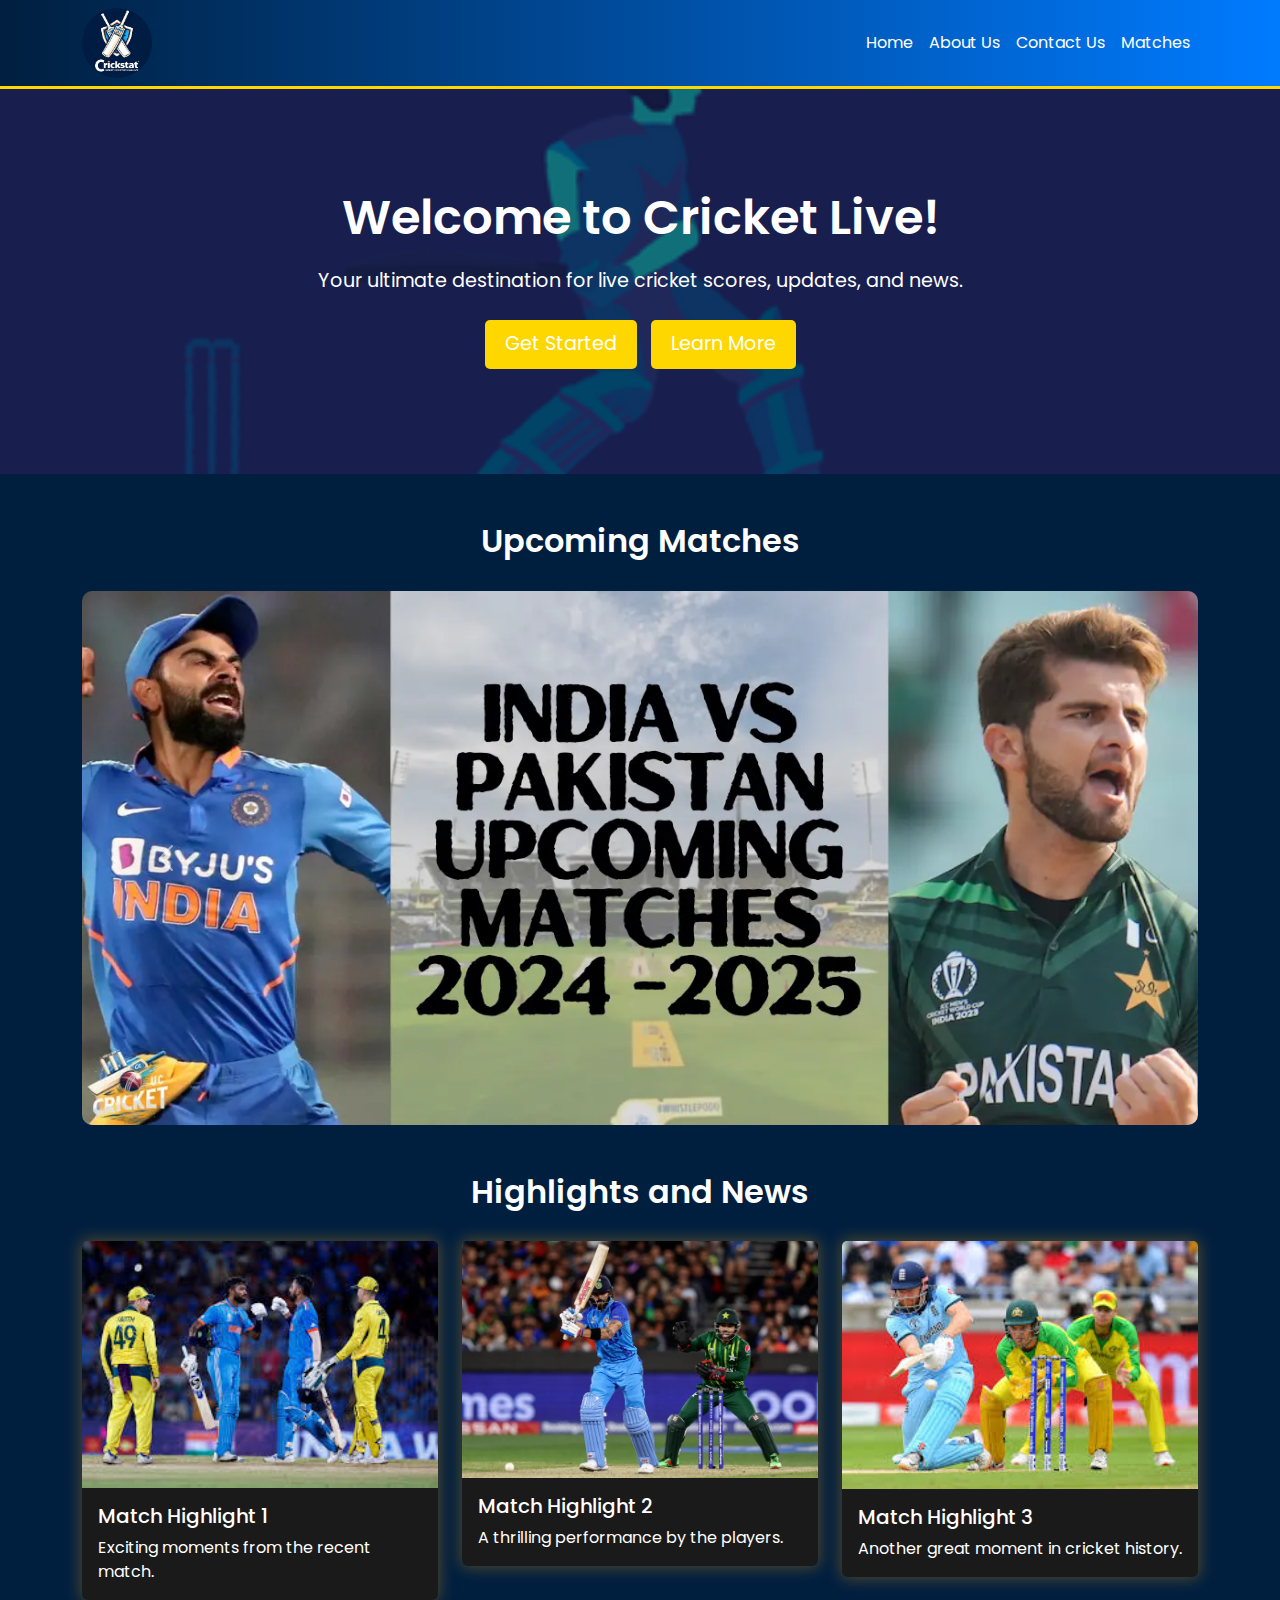
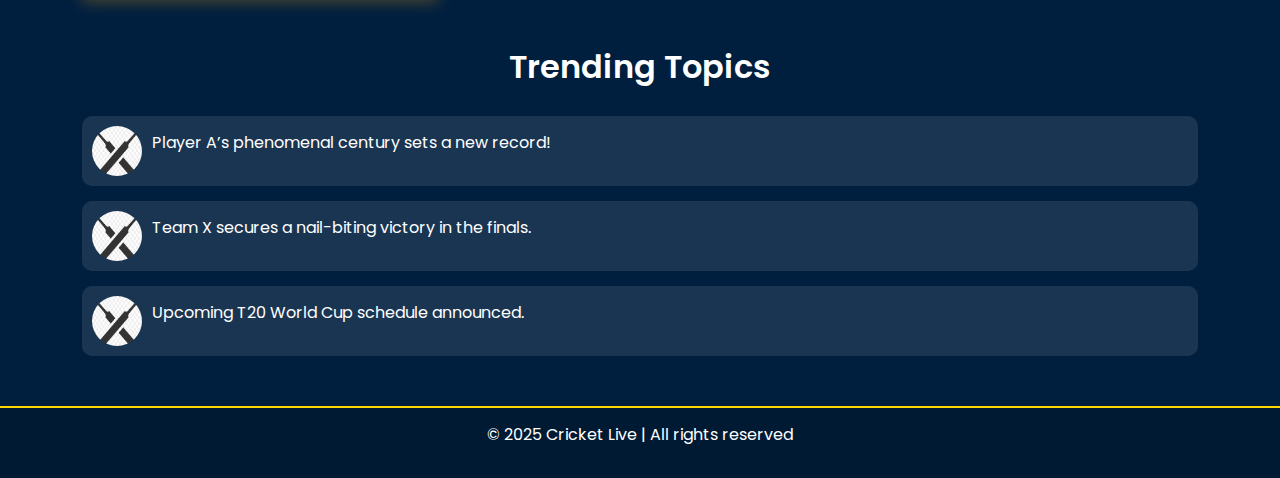
<file: index.html>
<!DOCTYPE html>
<html lang="en">
<head>
    <meta charset="UTF-8">
    <meta name="viewport" content="width=device-width, initial-scale=1.0">
    <title>Cricket Live Scores</title>
    <link href="https://cdn.jsdelivr.net/npm/bootstrap@5.3.0-alpha1/dist/css/bootstrap.min.css" rel="stylesheet">
    <link href="https://fonts.googleapis.com/css2?family=Poppins:wght@400;600&display=swap" rel="stylesheet">
    <style>
        body {
            background-color: #001f3f;
            color: white;
            font-family: 'Poppins', sans-serif;
        }

        .navbar {
            background: linear-gradient(90deg, #001f3f, #007bff);
            border-bottom: 3px solid gold;
        }

        .navbar-brand {
            color: orange;
            font-size: 1.8rem;
            font-weight: bold;
        }

        .hero-banner {
            background: url('images/Cricket.gif') center/cover no-repeat;
            color: white;
            text-align: center;
            padding: 100px 20px;
            position: relative;
        }

        .hero-banner::before {
            content: '';
            position: absolute;
            top: 0;
            left: 0;
            width: 100%;
            height: 100%;
            background: rgba(0, 0, 0, 0.5);
        }

        .hero-banner h1 {
            position: relative;
            font-size: 3rem;
            font-weight: 600;
        }

        .hero-banner p {
            position: relative;
            font-size: 1.2rem;
            margin: 20px 0;
        }

        .btn-cta {
            position: relative;
            padding: 10px 20px;
            margin: 5px;
            font-size: 1.2rem;
            border: none;
            color: white;
            background: gold;
            border-radius: 5px;
            transition: all 0.3s ease;
        }

        .btn-cta:hover {
            background: orange;
        }

        .section-title {
            margin: 30px 0;
            text-align: center;
            font-size: 2rem;
            font-weight: 600;
        }

        .card {
            background: #1a1a1a;
            color: white;
            border: none;
            box-shadow: 0px 0px 15px 2px rgba(255, 165, 0, 0.3);
        }

        .carousel-inner img {
            border-radius: 10px;
        }

        .trending-item {
            display: flex;
            align-items: center;
            margin-bottom: 15px;
            padding: 10px;
            background: rgba(255, 255, 255, 0.1);
            border-radius: 10px;
        }

        .trending-item img {
            width: 50px;
            height: 50px;
            margin-right: 10px;
            border-radius: 50%;
        }

        footer {
            margin-top: 50px;
            text-align: center;
            padding: 15px;
            background-color: #001a33;
            border-top: 2px solid gold;
        }

        .custom-carousel-item img {
    height: 100px;
    object-fit: cover;
}
    </style>
</head>
<body>
    <nav class="navbar navbar-expand-lg">
        <div class="container">
            <!-- <a class="navbar-brand" href="#">Cricket Live</a> -->
             <img src="images/WhatsApp Image 2025-01-12 at 10.14.19 AM.jpeg" alt="."style="width: 70px; height: 70px; border-radius: 50%; ">
            <ul class="navbar-nav ms-auto">
                <li class="nav-item">
                    <a class="nav-link text-white" href="index.html">Home</a>
                </li>
                <li class="nav-item">
                    <a class="nav-link text-white" href="about.html">About Us</a>
                </li>
                <li class="nav-item">
                    <a class="nav-link text-white" href="contact_us.html">Contact Us</a>
                </li>
                <li class="nav-item">
                    <a class="nav-link text-white" href="matches.html">Matches</a>
                </li>
            </ul>
        </div>
    </nav>

    <!-- Hero Banner -->
    <div class="hero-banner">
        <div class="container">
            <h1>Welcome to Cricket Live!</h1>
            <p>Your ultimate destination for live cricket scores, updates, and news.</p>
            <button class="btn-cta">Get Started</button>
            <button class="btn-cta">Learn More</button>
        </div>
    </div>

    <!-- Upcoming Matches -->
    <div class="container mt-5">
        <h2 class="section-title">Upcoming Matches</h2>
        <div id="upcomingMatchesCarousel" class="carousel slide" data-bs-ride="carousel">
            <div class="carousel-inner">
                <div class="carousel-item active">
                    <img src="images/India-vs-Pakistan-Upcoming-matches.jpeg" class="d-block w-100" alt="Match 1">
                </div>
                <div class="carousel-item">
                    <img src="images/photo.jpeg" class="d-block w-100 h-25" alt="Match 2">
                </div>
                <div class="carousel-item">
                    <img src="images/hq720.jpeg" class="d-block w-100" alt="Match 3">
                </div>
            </div>
            <button class="carousel-control-prev" type="button" data-bs-target="#upcomingMatchesCarousel" data-bs-slide="prev">
                <span class="carousel-control-prev-icon" aria-hidden="true"></span>
            </button>
            <button class="carousel-control-next" type="button" data-bs-target="#upcomingMatchesCarousel" data-bs-slide="next">
                <span class="carousel-control-next-icon" aria-hidden="true"></span>
            </button>
        </div>
    </div>

    <!-- Highlights and News -->
    <div class="container mt-5">
        <h2 class="section-title">Highlights and News</h2>
        <div class="row g-4">
            <div class="col-md-4">
                <div class="card">
                    <img src="images/images.jpeg" class="card-img-top" alt="Highlight 1">
                    <div class="card-body">
                        <h5 class="card-title">Match Highlight 1</h5>
                        <p class="card-text">Exciting moments from the recent match.</p>
                    </div>
                </div>
            </div>
            <div class="col-md-4">
                <div class="card">
                    <img src="images/000_32LY6Z7.jpeg" class="card-img-top" alt="Highlight 2">
                    <div class="card-body">
                        <h5 class="card-title">Match Highlight 2</h5>
                        <p class="card-text">A thrilling performance by the players.</p>
                    </div>
                </div>
            </div>
            <div class="col-md-4">
                <div class="card">
                    <img src="images/images (3).jpeg" class="card-img-top" alt="Highlight 3">
                    <div class="card-body">
                        <h5 class="card-title">Match Highlight 3</h5>
                        <p class="card-text">Another great moment in cricket history.</p>
                    </div>
                </div>
            </div>
        </div>
    </div>

    <!-- Featured Players/Teams
    <div class="container mt-5">
        <h2 class="section-title">Featured Players/Teams</h2>
        <div id="featuredCarousel" class="carousel slide" data-bs-ride="carousel">
            <div class="carousel-inner">
                <div class="carousel-item active">
                    <img src="images/indian-cricket-g8wl4uwm62bu7830.jpeg" class="d-block w-100" alt="Player 1">
                </div>
                <div class="carousel-item">
                    <img src="https://via.placeholder.com/800x400" class="d-block w-100" alt="Player 2">
                </div>
                <div class="carousel-item">
                    <img src="https://via.placeholder.com/800x400" class="d-block w-100" alt="Player 3">
                </div>
            </div>
            <button class="carousel-control-prev" type="button" data-bs-target="#featuredCarousel" data-bs-slide="prev">
                <span class="carousel-control-prev-icon" aria-hidden="true"></span>
            </button>
            <button class="carousel-control-next" type="button" data-bs-target="#featuredCarousel" data-bs-slide="next">
                <span class="carousel-control-next-icon" aria-hidden="true"></span>
            </button>
        </div>
    </div> -->

    <!-- Trending Section -->
    <div class="container mt-5">
        <h2 class="section-title">Trending Topics</h2>
        <div class="trending-item">
            <img src="images/png-transparent-knife-cricket-bats-cricket-angle-monochrome-black-thumbnail.png" alt="Trending">
            <p>Player A’s phenomenal century sets a new record!</p>
        </div>
        <div class="trending-item">
            <img src="images/png-transparent-knife-cricket-bats-cricket-angle-monochrome-black-thumbnail.png" alt="Trending">
            <p>Team X secures a nail-biting victory in the finals.</p>
        </div>
        <div class="trending-item">
            <img src="images/png-transparent-knife-cricket-bats-cricket-angle-monochrome-black-thumbnail.png" alt="Trending">
            <p>Upcoming T20 World Cup schedule announced.</p>
        </div>
    </div>

    <footer>
        <p>&copy; 2025 Cricket Live | All rights reserved</p>
    </footer>

    <script src="https://cdn.jsdelivr.net/npm/bootstrap@5.3.0-alpha1/dist/js/bootstrap.bundle.min.js"></script>
</body>
</html>
</file>
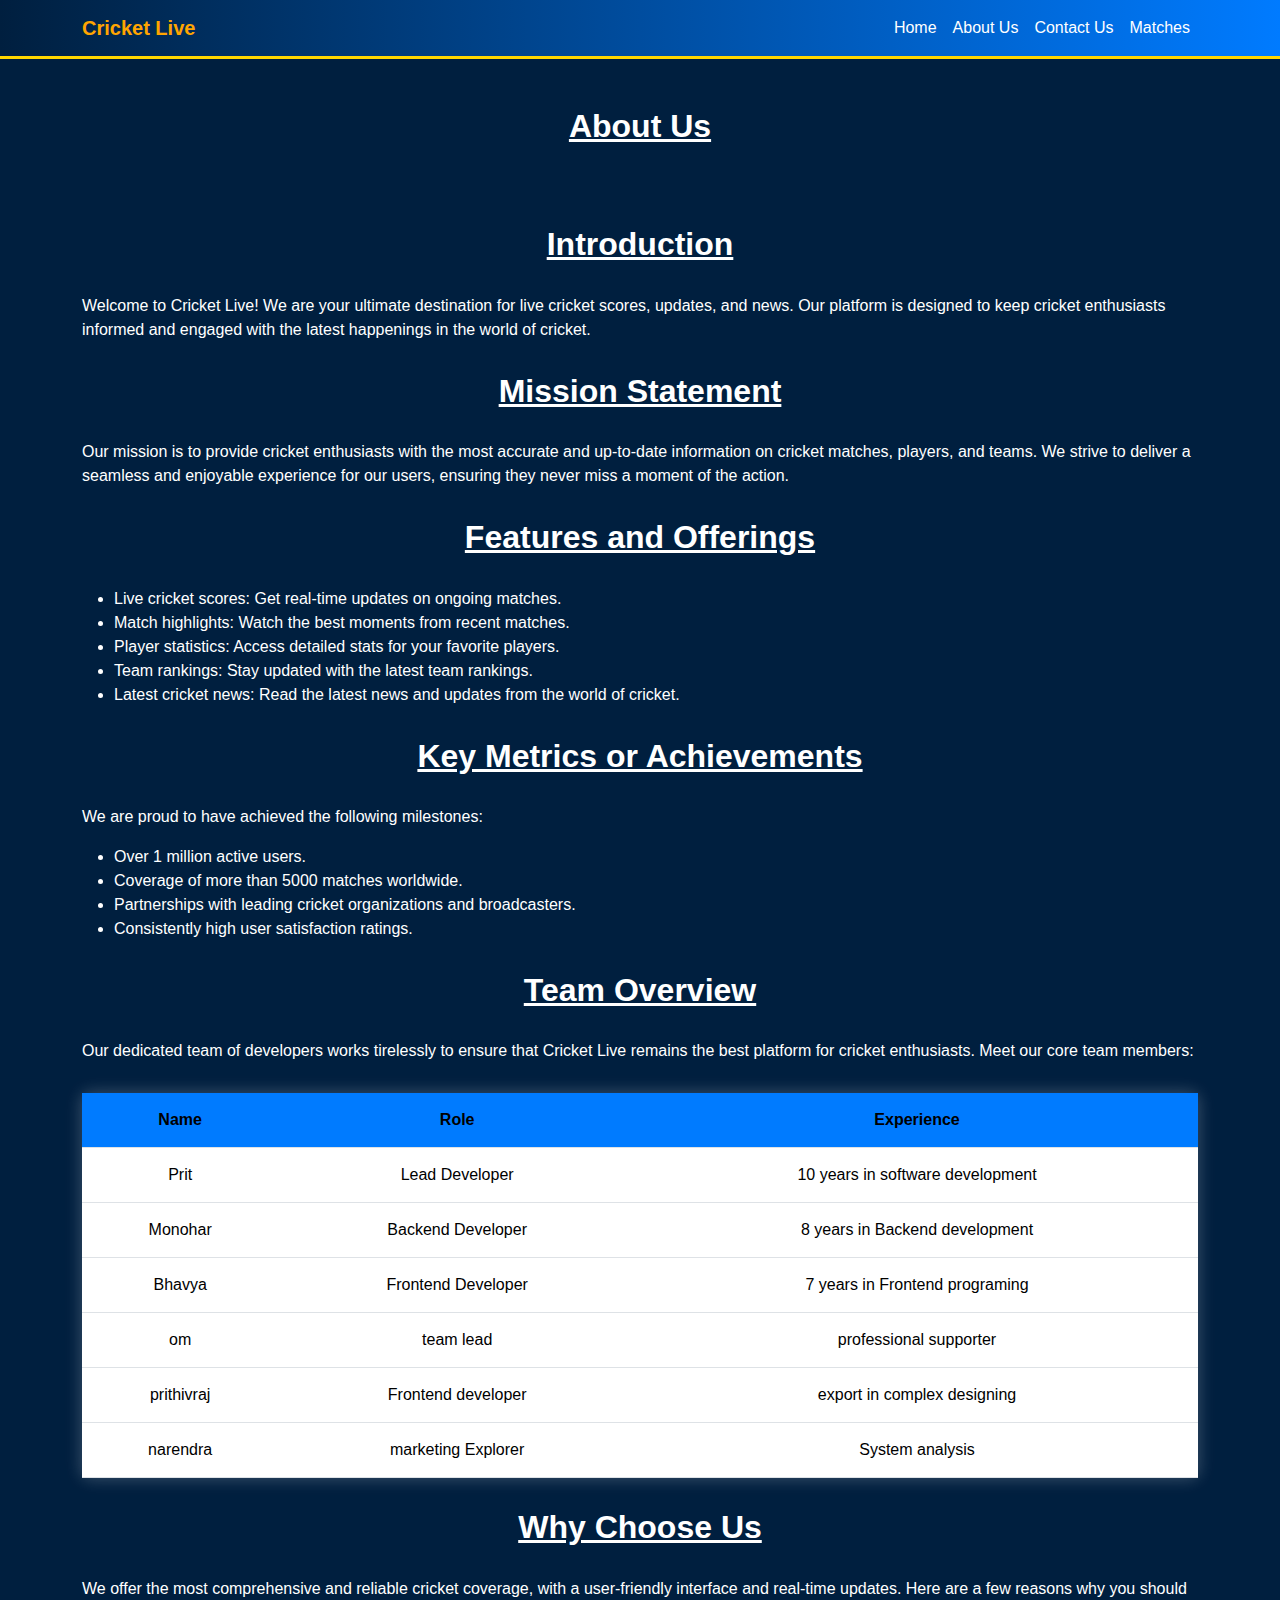
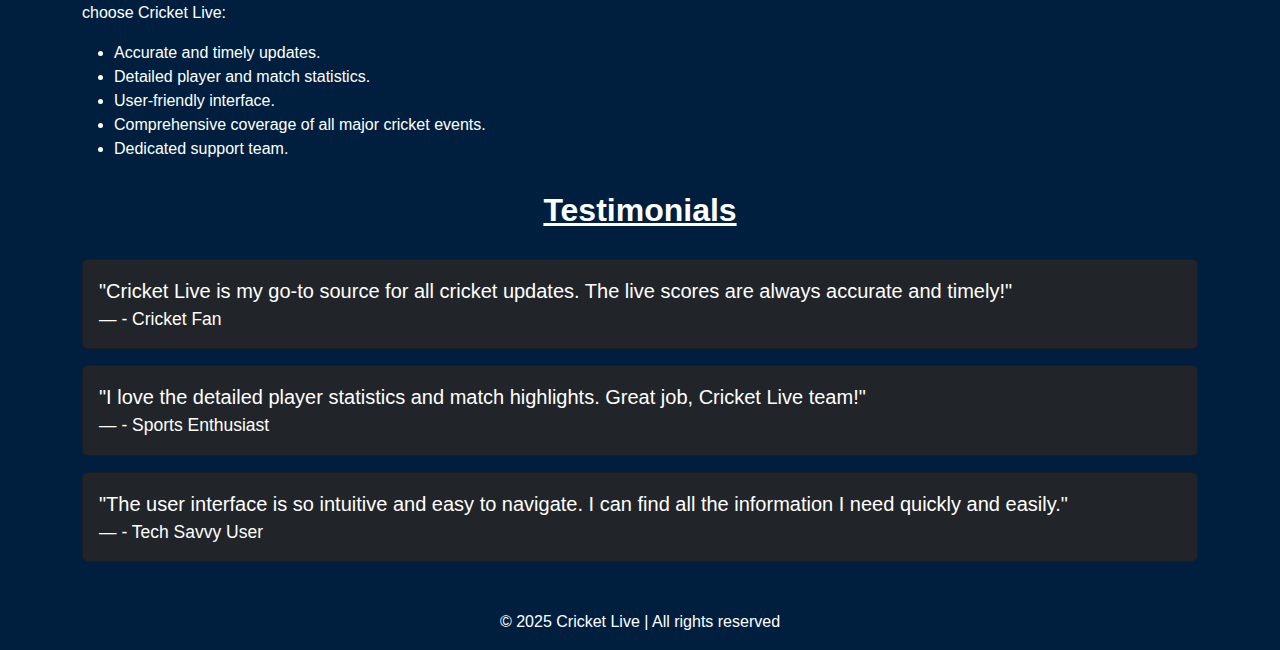
<file: about.html>
<!DOCTYPE html>
<html lang="en">
<head>
    <meta charset="UTF-8">
    <meta name="viewport" content="width=device-width, initial-scale=1.0">
    <title>About Us - Cricket Live</title>
    <link href="https://cdn.jsdelivr.net/npm/bootstrap@5.3.0-alpha1/dist/css/bootstrap.min.css" rel="stylesheet">
    <style>
        body {
            background-color: #001f3f;
            color: white;
            font-family: Arial, sans-serif;
        }

        .navbar {
            background: linear-gradient(90deg, #001f3f, #007bff);
            border-bottom: 3px solid gold;
        }

        .navbar-brand {
            color: orange;
            font-weight: bold;
        }

        .section-title {
            margin: 30px 0;
            text-align: center;
            font-size: 2rem;
            font-weight: 600;
            text-decoration: underline;
        }

        .team-table {
            margin-top: 30px;
        }

        .team-table table {
            background: rgba(0, 0, 0, 0.7);
            color: white;
            border-radius: 10px;
            box-shadow: 0px 0px 15px 2px rgba(255, 255, 255, 0.2);
        }

        .team-table th,
        .team-table td {
            padding: 15px;
            text-align: center;
        }

        .team-table th {
            background: #007bff;
        }

        .flowchart img {
            width: 100%;
            border-radius: 10px;
            margin-top: 30px;
            box-shadow: 0px 0px 20px 5px rgba(255, 165, 0, 0.6);
        }
    </style>
</head>
<body>
    <!-- <nav class="navbar navbar-expand-lg">
        <div class="container">
            <a class="navbar-brand" href="index.html">Cricket Live</a>
        </div>
    </nav> -->
    <nav class="navbar navbar-expand-lg">
        <div class="container">
            <a class="navbar-brand" href="#">Cricket Live</a>
            <ul class="navbar-nav ms-auto">
                <li class="nav-item">
                    <a class="nav-link text-white" href="index.html">Home</a>
                </li>
                <li class="nav-item">
                    <a class="nav-link text-white" href="about.html">About Us</a>
                </li>
                <li class="nav-item">
                    <a class="nav-link text-white" href="contact_us.html">Contact Us</a>
                </li>
                <li class="nav-item">
                    <a class="nav-link text-white" href="matches.html">Matches</a>
                </li>
            </ul>
        </div>
    </nav>

    <div class="container mt-5">
     <h1 class="section-title" style="padding-bottom: 50px;">About Us</h1>

        <!-- Introduction -->
        <section>
            <h2 class="section-title">Introduction</h2>
            <p>Welcome to Cricket Live! We are your ultimate destination for live cricket scores, updates, and news. Our platform is designed to keep cricket enthusiasts informed and engaged with the latest happenings in the world of cricket.</p>
        </section>

        <!-- Mission Statement -->
        <section>
            <h2 class="section-title">Mission Statement</h2>
            <p>Our mission is to provide cricket enthusiasts with the most accurate and up-to-date information on cricket matches, players, and teams. We strive to deliver a seamless and enjoyable experience for our users, ensuring they never miss a moment of the action.</p>
        </section>

        <!-- Features and Offerings -->
        <section>
            <h2 class="section-title">Features and Offerings</h2>
            <ul>
                <li>Live cricket scores: Get real-time updates on ongoing matches.</li>
                <li>Match highlights: Watch the best moments from recent matches.</li>
                <li>Player statistics: Access detailed stats for your favorite players.</li>
                <li>Team rankings: Stay updated with the latest team rankings.</li>
                <li>Latest cricket news: Read the latest news and updates from the world of cricket.</li>
            </ul>
        </section>

        <!-- Key Metrics or Achievements -->
        <section>
            <h2 class="section-title">Key Metrics or Achievements</h2>
            <p>We are proud to have achieved the following milestones:</p>
            <ul>
                <li>Over 1 million active users.</li>
                <li>Coverage of more than 5000 matches worldwide.</li>
                <li>Partnerships with leading cricket organizations and broadcasters.</li>
                <li>Consistently high user satisfaction ratings.</li>
            </ul>
        </section>

        <!-- Team Overview (Developer Team) -->
        <section>
            <h2 class="section-title">Team Overview</h2>
            <p>Our dedicated team of developers works tirelessly to ensure that Cricket Live remains the best platform for cricket enthusiasts. Meet our core team members:</p>
            <div class="team-table">
                <table class="table">
                    <thead>
                        <tr>
                            <th>Name</th>
                            <th>Role</th>
                            <th>Experience</th>
                        </tr>
                    </thead>
                    <tbody>
                        <tr>
                            <td>Prit</td>
                            <td>Lead Developer</td>
                            <td>10 years in software development</td>
                        </tr>
                        <tr>
                            <td>Monohar</td>
                            <td>Backend Developer</td>
                            <td>8 years in Backend development</td>
                        </tr>
                        <tr>
                            <td>Bhavya</td>
                            <td>Frontend Developer</td>
                            <td>7 years in Frontend programing</td>
                        </tr>
                        <tr>
                            <td>om</td>
                            <td>team lead</td>
                            <td>professional supporter</td>
                        </tr>
                        <tr>
                            <td>prithivraj</td>
                            <td>Frontend developer</td>
                            <td>export in complex designing</td>
                        </tr>
                        <tr>
                            <td>narendra</td>
                            <td>marketing Explorer</td>
                            <td>System analysis</td>
                        </tr>
                    </tbody>
                </table>
            </div>
        </section>

        <!-- Why Choose Us -->
        <section>
            <h2 class="section-title">Why Choose Us</h2>
            <p>We offer the most comprehensive and reliable cricket coverage, with a user-friendly interface and real-time updates. Here are a few reasons why you should choose Cricket Live:</p>
            <ul>
                <li>Accurate and timely updates.</li>
                <li>Detailed player and match statistics.</li>
                <li>User-friendly interface.</li>
                <li>Comprehensive coverage of all major cricket events.</li>
                <li>Dedicated support team.</li>
            </ul>
        </section>

        <!-- Testimonials -->
        <section>
            <h2 class="section-title">Testimonials</h2>
            <div class="card bg-dark text-white mb-3">
                <div class="card-body">
                    <blockquote class="blockquote mb-0">
                        <p>"Cricket Live is my go-to source for all cricket updates. The live scores are always accurate and timely!"</p>
                        <footer class="blockquote-footer text-white">- Cricket Fan</footer>
                    </blockquote>
                </div>
            </div>
            <div class="card bg-dark text-white mb-3">
                <div class="card-body">
                    <blockquote class="blockquote mb-0">
                        <p>"I love the detailed player statistics and match highlights. Great job, Cricket Live team!"</p>
                        <footer class="blockquote-footer text-white">- Sports Enthusiast</footer>
                    </blockquote>
                </div>
            </div>
            <div class="card bg-dark text-white mb-3">
                <div class="card-body">
                    <blockquote class="blockquote mb-0">
                        <p>"The user interface is so intuitive and easy to navigate. I can find all the information I need quickly and easily."</p>
                        <footer class="blockquote-footer text-white">- Tech Savvy User</footer>
                    </blockquote>
                </div>
            </div>
        </section>
    </div>

    <footer class="text-center mt-5">
        <p>&copy; 2025 Cricket Live | All rights reserved</p>
    </footer>

    <script src="https://cdn.jsdelivr.net/npm/bootstrap@5.3.0-alpha1/dist/js/bootstrap.bundle.min.js"></script>
</body>
</html>
</file>
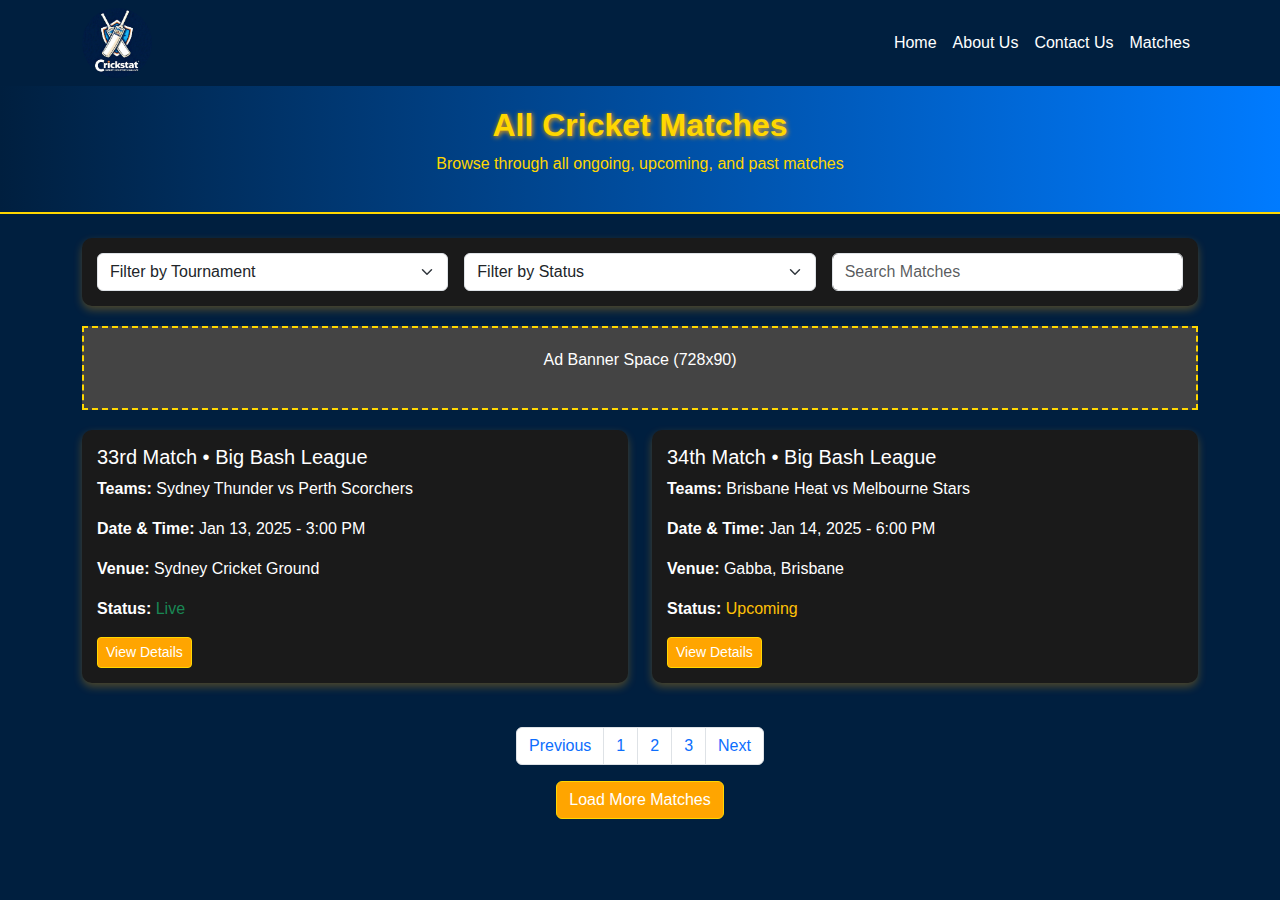
<file: matches.html>
<!DOCTYPE html>
<html lang="en">
<head>
    <meta charset="UTF-8">
    <meta name="viewport" content="width=device-width, initial-scale=1.0">
    <title>All Matches - Cricket Live</title>
    <link href="https://cdn.jsdelivr.net/npm/bootstrap@5.3.0-alpha1/dist/css/bootstrap.min.css" rel="stylesheet">
    <style>
        body {
            background-color: #001f3f;
            color: white;
            font-family: 'Poppins', sans-serif;
        }

        .header-section {
            background: linear-gradient(90deg, #001f3f, #007bff);
            padding: 20px 0;
            text-align: center;
            color: gold;
            border-bottom: 2px solid gold;
        }

        .header-section h1 {
            font-size: 2rem;
            font-weight: bold;
            text-shadow: 1px 1px 5px orange;
        }

        .filter-section {
            background: #1a1a1a;
            border-radius: 10px;
            padding: 15px;
            margin-bottom: 20px;
            box-shadow: 0 4px 8px rgba(255, 165, 0, 0.3);
        }

        .match-card {
            background: #1a1a1a;
            border-radius: 10px;
            padding: 15px;
            margin-bottom: 20px;
            box-shadow: 0 4px 8px rgba(255, 165, 0, 0.3);
        }

        .btn-primary {
            background-color: orange;
            border-color: gold;
        }

        .btn-primary:hover {
            background-color: gold;
            border-color: orange;
        }

        .pagination {
            justify-content: center;
        }

        .ad-banner {
            background-color: #444;
            color: white;
            text-align: center;
            padding: 20px;
            margin-bottom: 20px;
            border: 2px dashed gold;
        }
    </style>
</head>
<body>
    <nav class="navbar navbar-expand-lg">
        <div class="container">
            <!-- <a class="navbar-brand" href="#">Cricket Live</a> -->
             <img src="images/WhatsApp Image 2025-01-12 at 10.14.19 AM.jpeg" alt="."style="width: 70px; height: 70px; border-radius: 50%; ">
            <ul class="navbar-nav ms-auto">
                <li class="nav-item">
                    <a class="nav-link text-white" href="index.html">Home</a>
                </li>
                <li class="nav-item">
                    <a class="nav-link text-white" href="about.html">About Us</a>
                </li>
                <li class="nav-item">
                    <a class="nav-link text-white" href="contact_us.html">Contact Us</a>
                </li>
                <li class="nav-item">
                    <a class="nav-link text-white" href="matches.html">Matches</a>
                </li>
            </ul>
        </div>
    </nav>
    <!-- Page Header -->
    <div class="header-section">
        <h1>All Cricket Matches</h1>
        <p>Browse through all ongoing, upcoming, and past matches</p>
    </div>

    <!-- Filter and Search Section -->
    <div class="container mt-4">
        <div class="filter-section">
            <div class="row g-3">
                <div class="col-md-4">
                    <select class="form-select">
                        <option selected>Filter by Tournament</option>
                        <option value="1">Big Bash League</option>
                        <option value="2">Indian Premier League</option>
                        <option value="3">World Cup</option>
                    </select>
                </div>
                <div class="col-md-4">
                    <select class="form-select">
                        <option selected>Filter by Status</option>
                        <option value="1">Live</option>
                        <option value="2">Upcoming</option>
                        <option value="3">Completed</option>
                    </select>
                </div>
                <div class="col-md-4">
                    <input type="text" class="form-control" placeholder="Search Matches">
                </div>
            </div>
        </div>
    </div>

    <!-- Ad Banner Space -->
    <div class="container">
        <div class="ad-banner">
            <p>Ad Banner Space (728x90)</p>
        </div>
    </div>

    <!-- Table/List of Matches -->
    <div class="container">
        <div class="row">
            <!-- Match 1 -->
            <div class="col-12 col-md-6">
                <div class="match-card">
                    <h5>33rd Match • Big Bash League</h5>
                    <p><strong>Teams:</strong> Sydney Thunder vs Perth Scorchers</p>
                    <p><strong>Date & Time:</strong> Jan 13, 2025 - 3:00 PM</p>
                    <p><strong>Venue:</strong> Sydney Cricket Ground</p>
                    <p><strong>Status:</strong> <span class="text-success">Live</span></p>
                    <button class="btn btn-primary btn-sm" data-bs-toggle="modal" data-bs-target="#matchDetailsModal">View Details</button>
                </div>
            </div>
            <!-- Match 2 -->
            <div class="col-12 col-md-6">
                <div class="match-card">
                    <h5>34th Match • Big Bash League</h5>
                    <p><strong>Teams:</strong> Brisbane Heat vs Melbourne Stars</p>
                    <p><strong>Date & Time:</strong> Jan 14, 2025 - 6:00 PM</p>
                    <p><strong>Venue:</strong> Gabba, Brisbane</p>
                    <p><strong>Status:</strong> <span class="text-warning">Upcoming</span></p>
                    <button class="btn btn-primary btn-sm" data-bs-toggle="modal" data-bs-target="#matchDetailsModal">View Details</button>
                </div>
            </div>
        </div>
    </div>

    <!-- Pagination and Load More -->
    <div class="container mt-4">
        <nav aria-label="Page navigation">
            <ul class="pagination">
                <li class="page-item"><a class="page-link" href="#">Previous</a></li>
                <li class="page-item"><a class="page-link" href="#">1</a></li>
                <li class="page-item"><a class="page-link" href="#">2</a></li>
                <li class="page-item"><a class="page-link" href="#">3</a></li>
                <li class="page-item"><a class="page-link" href="#">Next</a></li>
            </ul>
        </nav>
        <div class="text-center mt-3">
            <button class="btn btn-primary">Load More Matches</button>
        </div>
    </div>

    <!-- Match Details Modal -->
    <div class="modal fade" id="matchDetailsModal" tabindex="-1" aria-labelledby="matchDetailsModalLabel" aria-hidden="true">
        <div class="modal-dialog modal-lg">
            <div class="modal-content">
                <div class="modal-header">
                    <h5 class="modal-title" id="matchDetailsModalLabel">Match Details</h5>
                    <button type="button" class="btn-close" data-bs-dismiss="modal" aria-label="Close"></button>
                </div>
                <div class="modal-body">
                    <h6>Match Info:</h6>
                    <p><strong>Match:</strong> 33rd Match • Big Bash League</p>
                    <p><strong>Teams:</strong> Sydney Thunder vs Perth Scorchers</p>
                    <p><strong>Date & Time:</strong> Jan 13, 2025 - 3:00 PM</p>
                    <p><strong>Venue:</strong> Sydney Cricket Ground</p>
                    <hr>
                    <h6>Playing XI:</h6>
                    <p><strong>Sydney Thunder:</strong> Player1, Player2, Player3...</p>
                    <p><strong>Perth Scorchers:</strong> Player1, Player2, Player3...</p>
                </div>
                <div class="modal-footer">
                    <button type="button" class="btn btn-primary" data-bs-dismiss="modal">Close</button>
                </div>
            </div>
        </div>
    </div>

    <script src="https://cdn.jsdelivr.net/npm/bootstrap@5.3.0-alpha1/dist/js/bootstrap.bundle.min.js"></script>
</body>
</html>
</file>
